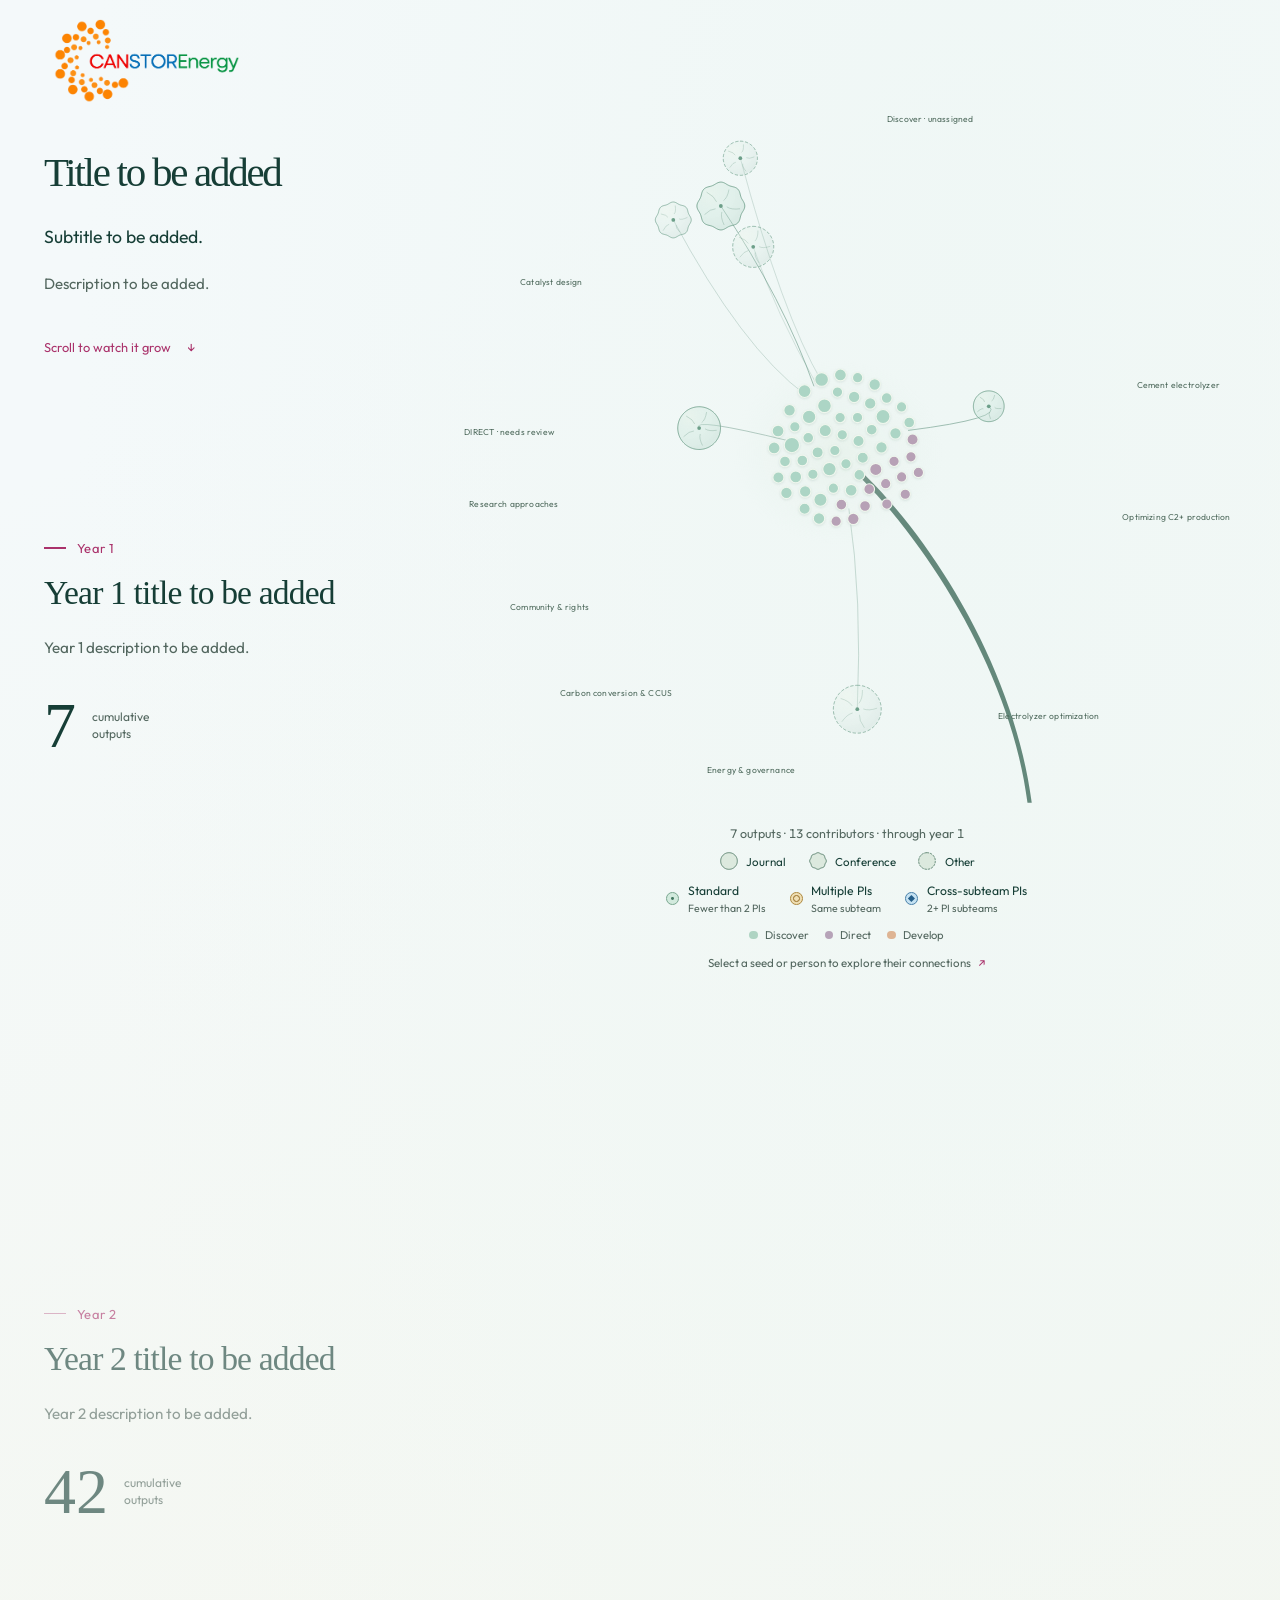
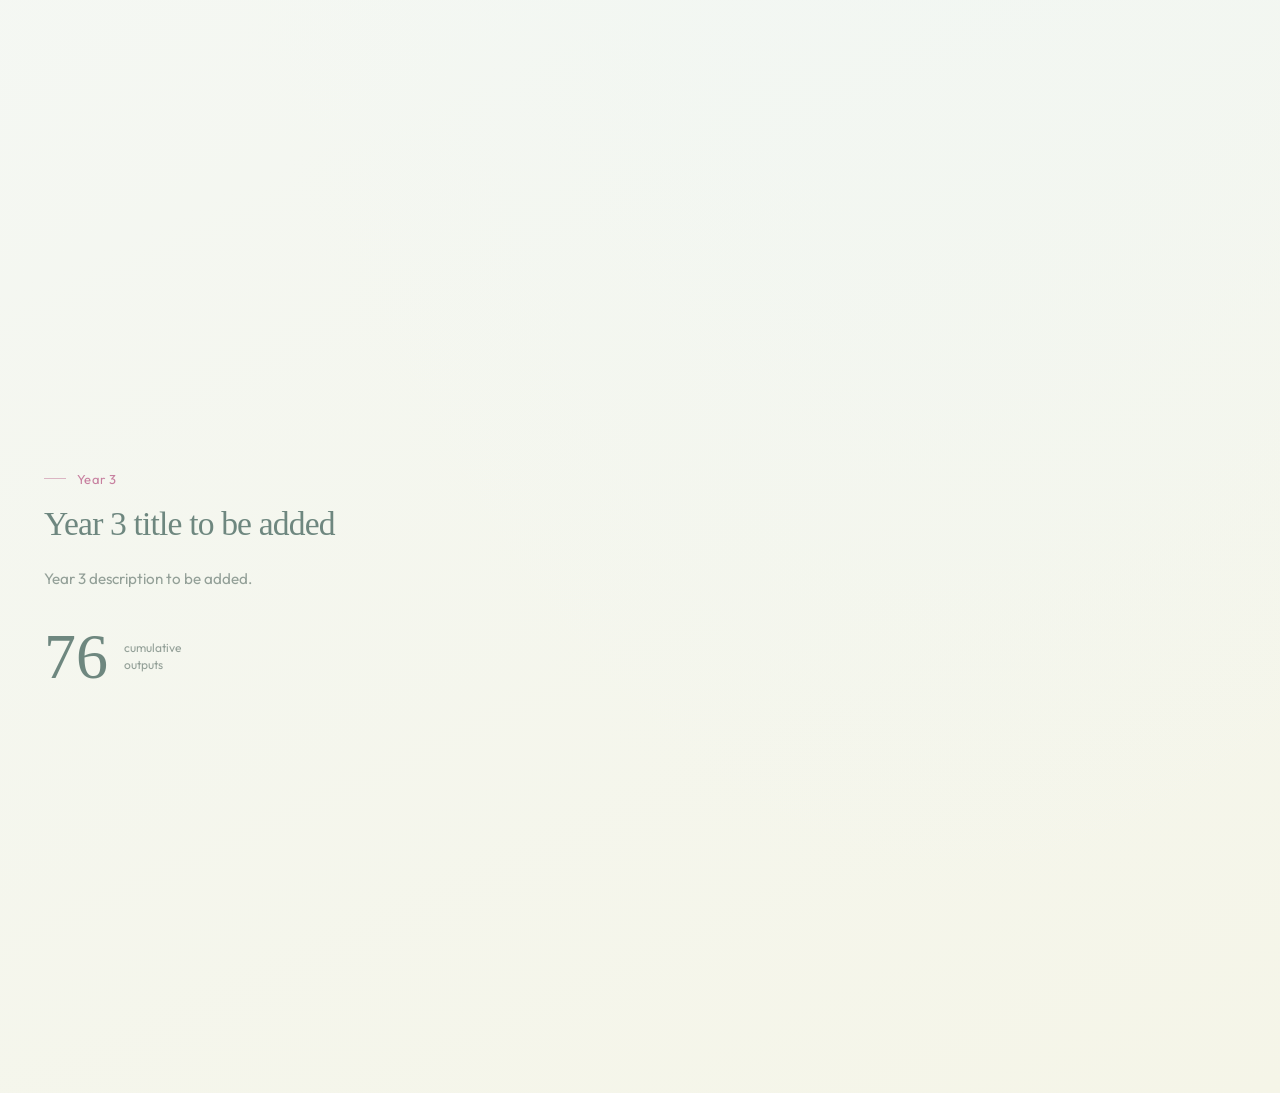
<file: index.html>
<!doctype html>
<html lang="en">
<head>
  <meta charset="utf-8">
  <meta name="viewport" content="width=device-width,initial-scale=1">
  <meta name="description" content="An interactive visualization of CANSTOREnergy personnel and research output records.">
  <title>CANSTOREnergy · Research visualization</title>
  <link rel="icon" type="image/png" href="assets/branding/canstore-logo-transparent.png">
  <link rel="stylesheet" href="assets/dandelion.css?v=20261021b">
  <script defer src="assets/dandelion_data.js"></script>
  <script defer src="assets/dandelion_layout.js?v=20261021b"></script>
  <script defer src="assets/dandelion_scopes.js?v=20261021b"></script>
  <script defer src="assets/direct_enrichment.js?v=20261021b"></script>
  <script defer src="assets/dandelion.js?v=20261021b"></script>
</head>
<body>
  <a class="skip-link" href="#research-story">Skip to the research story</a>
  <header class="page-header">
    <a class="brand" href="dandelion.html" aria-label="CANSTOREnergy — return to the beginning">
      <img src="assets/branding/canstore-logo-transparent.png" width="1935" height="812" alt="CANSTOREnergy">
    </a>
  </header>
  <main id="research-story">
    <aside class="story" aria-label="Three years of research">
      <div class="story-intro">
        <h1 class="placeholder-text">Title to be added</h1>
        <p class="intro placeholder-text">Subtitle to be added.</p>
        <p class="explanation placeholder-text">Description to be added.</p>
        <a class="scroll-cue" href="#year-1">Scroll to watch it grow <span aria-hidden="true">↓</span></a>
      </div>
      <section class="chapter" id="year-1" data-chapter="1">
        <span class="chapter-year">Year 1</span>
        <h2 class="placeholder-text">Year 1 title to be added</h2>
        <p class="placeholder-text">Year 1 description to be added.</p>
        <div class="chapter-count"><strong>7</strong><span>cumulative<br>outputs</span></div>
      </section>
      <section class="chapter" id="year-2" data-chapter="2">
        <span class="chapter-year">Year 2</span>
        <h2 class="placeholder-text">Year 2 title to be added</h2>
        <p class="placeholder-text">Year 2 description to be added.</p>
        <div class="chapter-count"><strong>42</strong><span>cumulative<br>outputs</span></div>
      </section>
      <section class="chapter" id="year-3" data-chapter="3">
        <span class="chapter-year">Year 3</span>
        <h2 class="placeholder-text">Year 3 title to be added</h2>
        <p class="placeholder-text">Year 3 description to be added.</p>
        <div class="chapter-count"><strong>76</strong><span>cumulative<br>outputs</span></div>
      </section>
    </aside>
    <div class="visual-column">
      <div class="pinned-view">
        <section class="visual" aria-label="Interactive research dandelion">
          <svg id="flower" viewBox="10 15 880 830" role="group" aria-label="Research outputs surrounding a fixed core of contributors"></svg>
          <div id="tooltip" role="tooltip" hidden></div>
        </section>
        <div class="graph-caption">
          <div class="graph-status"><p id="count" aria-live="polite">Loading research records…</p></div>
          <div class="legend type-legend" aria-label="Seed shapes show output type">
            <span><svg viewBox="-12 -12 24 24" data-type-symbol="journal" aria-hidden="true"></svg>Journal</span>
            <span><svg viewBox="-12 -12 24 24" data-type-symbol="conference" aria-hidden="true"></svg>Conference</span>
            <span title="Other outputs, interviews, and reports or briefs"><svg viewBox="-12 -12 24 24" data-type-symbol="other" aria-hidden="true"></svg>Other</span>
          </div>
          <div class="legend output-legend" aria-label="Output legend: PI means principal investigator">
            <span title="Fewer than two recorded PI authors"><i class="standard-key" aria-hidden="true"></i><span class="legend-copy">Standard<small>Fewer than 2 PIs</small></span></span>
            <span title="At least two recorded PI authors, all from the same subteam"><i class="multiple-key" aria-hidden="true"></i><span class="legend-copy">Multiple PIs<small>Same subteam</small></span></span>
            <span title="At least two recorded PI authors representing different subteams"><i class="cross-pi-key" aria-hidden="true"></i><span class="legend-copy">Cross-subteam PIs<small>2+ PI subteams</small></span></span>
          </div>
          <div class="legend people-legend" aria-label="People by subteam">
            <span><i class="discover" aria-hidden="true"></i>Discover</span>
            <span><i class="direct" aria-hidden="true"></i>Direct</span>
            <span title="No contributors from Develop are recorded in the current outputs"><i class="develop" aria-hidden="true"></i>Develop</span>
          </div>
        </div>
        <div class="detail-dock" id="detail-dock">
          <p class="details-empty" id="details-empty">Select a seed or person to explore their connections <span aria-hidden="true">↗</span></p>
          <section class="detail-shell" id="detail-shell" hidden aria-labelledby="detail-title">
            <div class="detail-surface">
              <div class="detail-toolbar"><div class="detail-navigation"><button id="detail-back" type="button" hidden aria-label="Back to previous details">← Back</button><span id="detail-kind">Research output</span></div><button id="clear" type="button" aria-label="Close selection details">Close <span aria-hidden="true">×</span></button></div>
              <div id="details" tabindex="0" aria-label="Selection details"></div>
              <p id="details-scroll-hint" hidden>More details below <span aria-hidden="true">↓</span></p>
            </div>
          </section>
          <p class="sr-only" id="selection-announcement" aria-live="polite"></p>
        </div>
      </div>
    </div>
  </main>
  <noscript><p class="load-error">Enable JavaScript to explore the interactive flower. The research story remains available above.</p></noscript>
</body>
</html>
</file>
<file: assets/dandelion.css>
@font-face{font-family:Outfit;src:url('fonts/outfit-regular.ttf') format('truetype');font-weight:400;font-display:swap}
@font-face{font-family:Outfit;src:url('fonts/outfit-medium.ttf') format('truetype');font-weight:500;font-display:swap}
@font-face{font-family:Outfit;src:url('fonts/outfit-semibold.ttf') format('truetype');font-weight:600;font-display:swap}
:root{--ink:#163e36;--muted:#53675f;--pink:#aa326b;--mint:#afd4c3;--mauve:#b6a3b8;--peach:#deb493;--paper:#f5f6ed;--ease:cubic-bezier(.22,.75,.24,1);--layer-pinned:2;--layer-tooltip:3;--layer-skip:4}
*{box-sizing:border-box}html{scroll-behavior:smooth}body{margin:0;color:var(--ink);background:radial-gradient(ellipse at 75% 16%,#eff7f5 0,transparent 65%),linear-gradient(155deg,#f4f9fa 15%,#f5f5e8 100%);font-family:Outfit,sans-serif;min-height:100dvh}button,a{-webkit-tap-highlight-color:transparent}button{font:inherit;cursor:pointer}a{color:inherit;text-decoration:none}button:focus-visible,a:focus-visible,#details:focus-visible{outline:2px solid var(--pink);outline-offset:4px}button:active{transform:scale(.98)}[hidden]{display:none!important}.sr-only{position:absolute;width:1px;height:1px;overflow:hidden;clip-path:inset(50%);white-space:nowrap}.skip-link{position:fixed;top:1rem;left:1rem;z-index:var(--layer-skip);background:var(--paper);padding:1rem;transform:translateY(-200%)}.skip-link:focus{transform:none}
.page-header{max-width:1460px;margin:auto;padding:1.2rem 2.75rem .3rem;display:flex;align-items:center;min-height:6rem}.brand{display:inline-flex}.brand img{display:block;width:12.5rem;height:auto;object-fit:contain}
main{display:grid;grid-template-columns:minmax(240px,1fr) minmax(0,2fr);gap:1.5rem;max-width:1460px;margin:auto;padding:0 2.75rem}.story{min-width:0}.story-intro{padding:2.75rem 0 1rem}h1,h2,p{margin-top:0}h1,h2,.chapter-count strong{font-family:Georgia,'Times New Roman',serif;font-weight:400}h1{font-size:clamp(2.3rem,3.2vw,3.15rem);line-height:1.02;letter-spacing:-.055em;margin-bottom:1.75rem;max-width:340px}h2{letter-spacing:-.025em;text-wrap:balance}.intro{font-size:1.1rem;line-height:1.65;margin-bottom:1.25rem}.explanation{font-size:.94rem;line-height:1.75;max-width:285px;color:var(--muted);text-wrap:pretty}.scroll-cue{display:inline-flex;align-items:center;gap:1rem;font-size:.8rem;color:var(--pink);margin:1.25rem 0;padding:.45rem 0}.scroll-cue span{transition:transform .4s var(--ease)}.scroll-cue:hover span{transform:translateY(4px)}.chapter{min-height:85dvh;padding:15dvh 0 12dvh;opacity:.6;transition:opacity .6s var(--ease);scroll-margin-top:24dvh}.chapter.active{opacity:1}.chapter-year{display:inline-flex;align-items:center;gap:.65rem;font-size:.81rem;color:var(--pink);letter-spacing:.04em}.chapter-year::before{content:"";width:1.4rem;height:1px;background:currentColor;opacity:.55}.chapter.active .chapter-year::before{height:2px;opacity:1}.chapter h2{font-size:2.1rem;margin:1.1rem 0 1.4rem;line-height:1.12}.chapter p{font-size:.95rem;line-height:1.85;max-width:295px;color:var(--muted);text-wrap:pretty}.chapter-count{display:flex;gap:1rem;align-items:center;margin:2rem 0}.chapter-count strong{font-size:4rem;line-height:1;font-variant-numeric:tabular-nums}.chapter-count span{font-size:.75rem;color:var(--muted);line-height:1.4}.chapter:last-child{padding-bottom:25dvh}
.visual-column{min-width:0}.pinned-view{position:sticky;top:1rem;height:calc(100dvh - 2rem);max-height:1100px;display:grid;grid-template-rows:minmax(0,1fr) auto auto;gap:.55rem}.pinned-view.has-selection{grid-template-rows:minmax(0,1fr) auto 15rem}.visual{position:relative;min-height:0;min-width:0}.visual svg{display:block;width:100%;height:100%;overflow:visible}.graph-caption{text-align:center}.graph-status{display:flex;justify-content:center;align-items:center;gap:1rem;margin-bottom:.65rem}#count{font-size:.78rem;color:var(--muted);margin:0;font-variant-numeric:tabular-nums}.legend{display:flex;gap:1rem;justify-content:center;align-items:center;flex-wrap:wrap;font-size:.76rem}.legend > span{display:flex;align-items:center;gap:.45rem}.legend i{width:.52rem;height:.52rem;border-radius:50%;display:inline-block}.discover{background:var(--mint)}.direct{background:var(--mauve)}.develop{background:var(--peach)}.output-legend{gap:1.5rem}.legend-copy{display:block;text-align:left;line-height:1.35}.legend-copy small{display:block;font-size:.66rem;color:var(--muted);font-weight:400;margin-top:.12rem}.output-legend > span{gap:.55rem}.output-legend i{flex-shrink:0}.people-legend{margin-top:.8rem;font-size:.7rem;color:var(--muted)}.legend .standard-key,.legend .multiple-key,.legend .cross-pi-key{width:.8rem;height:.8rem;border:1px solid #79a68f;background:#d2eadd;position:relative}.legend .standard-key::after{content:'';position:absolute;inset:4px;background:#427760;border-radius:50%}.legend .multiple-key{background:#efdfb4;border-color:#ac873d}.legend .multiple-key::after{content:'';position:absolute;inset:2px;border:1px solid #946b25;border-radius:50%}.legend .cross-pi-key{background:#c5e2f2;border-color:#477fa8}.legend .cross-pi-key::after{content:'';position:absolute;inset:3px;background:#245e89;transform:rotate(45deg)}.graph-note{font-size:.68rem;line-height:1.65;color:var(--muted);margin:.5rem 0 .1rem}
.stem{fill:#315f4f;stroke:none;opacity:.73;transition:opacity .4s var(--ease)}.has-selection .stem{opacity:.24}.has-selection .scope-label{opacity:.45}.branch{fill:none;stroke:#5a8c79;opacity:.52;transition:opacity .4s var(--ease)}.seed,.person{cursor:pointer;outline:none;transition:opacity .4s var(--ease)}.seed:focus-visible .halo,.person:focus-visible .person-dot{stroke:var(--pink);stroke-width:3}.seed .halo{stroke:#6e9e89;stroke-width:.8;fill:#c5e4d7;fill-opacity:.24;transition:fill-opacity .25s var(--ease),stroke .25s var(--ease),stroke-width .25s var(--ease)}.filament{stroke:#659580;stroke-width:.7;opacity:.45;fill:none;pointer-events:none}.seed:hover .halo,.seed:focus-visible .halo{fill-opacity:.75;stroke-width:1.8}.person:hover .person-dot{stroke:#557e6d;stroke-width:2.3}.seed.selected .selection-ring{opacity:1}.seed.selected .halo{fill-opacity:.9}.selection-ring{fill:none;stroke:var(--pink);stroke-width:2.5;opacity:0;transition:opacity .3s var(--ease);pointer-events:none}.dim{opacity:.24!important}.person-dot{stroke:#f0f7ee;stroke-width:1.3;transition:stroke .35s var(--ease),stroke-width .35s var(--ease)}.person.selected .person-dot{stroke:var(--pink);stroke-width:2.8}.author-link{fill:none;stroke:var(--pink);stroke-width:1.5;opacity:.7;pointer-events:none}.scope-label{font:10px Outfit,sans-serif;fill:#526d60;letter-spacing:.02em;pointer-events:none}.multiple-pi .halo{fill:#ecd89d;stroke:#a78744;fill-opacity:.46}.multiple-pi .filament{stroke:#9d7b35}.multiple-pi .seed-heart{fill:#8b662b}.pi-inner{fill:none;stroke:#a17c35;stroke-width:1}.cross-pi .halo{fill:#a8d4ee;stroke:#477fa8;fill-opacity:.5}.cross-pi .filament{stroke:#5088af}.pi-diamond{fill:#245e89;stroke:#fcf6f4;stroke-width:.8}.multiple-pi .seed-tip{fill:#b59a63}.cross-pi .seed-tip{fill:#719dbb}.seed-tip{fill:#9dbfaf;fill-opacity:.65;pointer-events:none}.seed-heart{fill:#6d9f89}.person-hit{fill:transparent}.core-wash{fill:url(#core-wash);pointer-events:none}
#tooltip{position:absolute;pointer-events:none;background:#fcfdf6f5;color:var(--ink);padding:.65rem .8rem;max-width:min(22rem,100%);font-size:.8rem;line-height:1.5;border-radius:.55rem;box-shadow:0 6px 30px #234f3914,inset 0 0 0 1px #b9cdc26b;z-index:var(--layer-tooltip)}
.detail-dock{min-height:0;margin:0 .4rem}.details-empty{text-align:center;font-size:.72rem;line-height:1.5;color:var(--muted);margin:.2rem 0 .3rem}.details-empty span{color:var(--pink);margin-left:.3rem}.detail-shell{height:100%;border:1px solid #bdcec1;border-radius:.85rem;background:#fcfdf6;box-shadow:0 5px 20px #244c3709}.detail-surface{height:100%;display:flex;flex-direction:column;border-radius:inherit;overflow:hidden}.detail-toolbar{display:flex;align-items:center;justify-content:space-between;gap:1rem;padding:.45rem 1.1rem .2rem;color:var(--pink);font-size:.72rem;font-weight:500;flex-shrink:0}#clear{display:inline-flex;align-items:center;gap:.55rem;background:none;border:0;padding:.25rem .1rem .25rem .7rem;font-size:.75rem;color:var(--ink);border-radius:1rem;min-height:2.5rem;transition:background .3s var(--ease)}#clear:hover{background:#e9efe6}#clear span{font-size:1.2rem;width:1.7rem;height:1.7rem;display:grid;place-items:center;background:#ecf0e8;border-radius:50%;line-height:1}#details{overflow:auto;overscroll-behavior:contain;scrollbar-width:thin;scrollbar-color:#b2c9bb transparent;padding:.2rem 1.1rem 1.2rem;min-height:0}#detail-title{font-size:1.35rem;line-height:1.35;margin:0 0 .75rem;max-width:65ch;text-wrap:pretty}.record-body{display:grid;grid-template-columns:1fr 1.15fr;gap:1.5rem}.record-related{border-left:1px solid #dce5d9;padding-left:1.25rem}.record-meta{display:grid;grid-template-columns:repeat(2,minmax(0,1fr));gap:.6rem 1rem;margin:0}.record-meta div{min-width:0}.record-meta dt{font-size:.7rem;color:#6b7e72;margin-bottom:.14rem}.record-meta dd{font-size:.84rem;line-height:1.45;margin:0;overflow-wrap:anywhere}.pi-status{display:flex;align-items:center;gap:.45rem;font-size:.87rem;font-weight:500;margin:0 0 .2rem}.pi-status::before{content:"";width:.5rem;height:.5rem;border-radius:50%;background:#89b6a0;flex-shrink:0}.pi-status.multiple-pi::before{background:#d6b875;box-shadow:inset 0 0 0 2px #f2e9d1;border:1px solid #a78744}.pi-status.cross-pi::before{background:#477fa8;border-radius:0;transform:rotate(45deg)}.pi-status.multiple-pi{color:#826023}.pi-status.cross-pi{color:#245e89}.pi-summary{margin:0 0 .7rem}.collaboration-status{font-size:.77rem;color:var(--ink);line-height:1.5;margin:0 0 .5rem}.collaboration-status.is-cross{color:var(--pink)}.contributor-list,.output-list{list-style:none;margin:.4rem 0 0;padding:0}.contributor-list li{display:grid;grid-template-columns:minmax(0,1fr) auto;gap:.6rem;align-items:baseline;padding:.3rem 0;border-bottom:1px solid #dce5d96b}.contributor-list li:last-child{border-bottom:0}.record-link{border:0;background:none;padding:0;color:var(--ink);text-align:left;font-size:.85rem;line-height:1.5;text-decoration:underline;text-decoration-color:#819a8d55;text-underline-offset:3px}.record-link:hover{color:var(--pink);text-decoration-color:var(--pink)}.team-tag{color:var(--muted);font-size:.72rem}.publication-link{display:inline-flex;align-items:center;gap:.7rem;background:#e9efe5;color:var(--ink);padding:.35rem .4rem .35rem .75rem;border-radius:2rem;font-size:.72rem;margin-top:.75rem}.publication-link span{display:grid;place-items:center;background:#d7e5d9;border-radius:50%;height:1.5rem;width:1.5rem;transition:transform .3s var(--ease)}.publication-link:hover span{transform:translate(1px,-1px)}.record-note{font-size:.8rem;line-height:1.55;color:var(--muted);margin:.6rem 0 0}.list-heading{font-size:.8rem;font-weight:500;margin:0 0 .5rem}.output-list li{padding:.45rem 0;box-shadow:0 1px 0 #ccd9cb60}.output-year{font-size:.71rem;color:var(--muted);display:block;margin-top:.15rem}.load-error{padding:2rem;color:var(--pink)}
@media(max-height:760px) and (min-width:801px){.pinned-view.has-selection{grid-template-rows:minmax(0,1fr) auto 12rem}.graph-note{display:none}.page-header{min-height:4.5rem}.brand img{width:10rem}}
@media(max-width:1050px) and (min-width:801px){main{grid-template-columns:minmax(210px,1fr) minmax(0,2fr);gap:1rem;padding:0 1.75rem}.page-header{padding-left:1.75rem}.record-body{grid-template-columns:1fr;gap:.9rem}.record-related{border-left:0;border-top:1px solid #dce5d9;padding:1rem 0 0}.legend{gap:.7rem}.scope-label{font-size:11px}}
@media(max-width:800px){.page-header{padding:.9rem 1.25rem .3rem;min-height:0}.brand img{width:10rem}main{display:flex;flex-direction:column;padding:0 1.25rem;gap:0}.visual-column{display:contents}.pinned-view{order:-1;top:0;height:68dvh;min-height:min(470px,68dvh);max-height:640px;grid-template-rows:minmax(0,1fr) auto auto;gap:.3rem;z-index:var(--layer-pinned);background:linear-gradient(155deg,#f2f8f7,#f4f5e9);margin:0 -1.25rem;padding:.4rem .75rem .6rem;box-shadow:0 8px 15px #31533e05}.pinned-view.has-selection{grid-template-rows:minmax(0,1fr) auto 11.5rem;height:68dvh;min-height:470px}.scope-label{display:none}.graph-status{margin:0 0 .5rem;gap:.8rem}#count{font-size:.65rem}.legend{font-size:.69rem;gap:.7rem}.output-legend{display:grid;grid-template-columns:repeat(3,auto);gap:.8rem}.output-legend > span{gap:.35rem}.legend-copy small{font-size:.61rem}.people-legend{font-size:.65rem}.graph-note{display:block;font-size:.63rem;max-width:34rem;margin:.5rem auto .1rem}.graph-note br{display:none}.detail-dock{margin:0 .1rem}.details-empty{font-size:.65rem}.people-legend{margin-top:.4rem}.detail-toolbar{padding:.3rem .8rem 0}.detail-toolbar #clear{min-height:2rem}#details{padding:.2rem .8rem 1rem}#detail-title{font-size:1.15rem}.record-body{grid-template-columns:1fr;gap:.9rem}.record-related{border-left:0;border-top:1px solid #dce5d9;padding:.8rem 0 0}.record-meta{grid-template-columns:repeat(2,minmax(0,1fr))}.record-link{font-size:.85rem;padding:.15rem 0}.team-tag{font-size:.72rem}.story-intro{padding:2.4rem 0 .5rem}h1{font-size:2.85rem;max-width:none}.explanation{max-width:440px}.chapter{min-height:85dvh;padding:12dvh 0 18dvh;scroll-margin-top:72dvh}.chapter p{max-width:440px}.chapter:last-child{padding-bottom:40dvh}.chapter h2{font-size:1.95rem}.pinned-view.has-selection .graph-note,.pinned-view.has-selection .people-legend{display:none}}
@media(max-width:380px){.output-legend{gap:.4rem}.output-legend > span{gap:.25rem}.legend-copy{font-size:.62rem}.legend-copy small{font-size:.56rem}.contributor-list li{grid-template-columns:1fr;gap:0}}
@media(max-width:800px) and (max-height:620px){.pinned-view,.pinned-view.has-selection{height:70dvh;min-height:0}.pinned-view.has-selection{grid-template-rows:minmax(0,1fr) auto 9rem}.graph-note{display:none}.legend-copy small{display:none}.chapter{scroll-margin-top:74dvh}}
@media(prefers-reduced-motion:reduce){html{scroll-behavior:auto}*,*::before,*::after{animation:none!important;transition:none!important}}

#flower{outline:none}.seed-art,.seed-pulse{transform-origin:0 0}

#details-scroll-hint{margin:0;padding:.15rem 1rem .35rem;text-align:right;font-size:.63rem;color:var(--muted);flex-shrink:0;background:#fcfdf6;box-shadow:0 -7px 12px #fcfdf6}#details-scroll-hint span{margin-left:.4rem}

/* Silhouette encodes output type; color and the centre encode PI collaboration. */
.type-legend{gap:1.35rem;margin-bottom:.7rem;font-size:.72rem;color:var(--ink)}.type-legend svg{width:1.25rem;height:1.25rem;flex-shrink:0;fill:#dce9de;stroke:#537c68;stroke-width:1.2;stroke-linejoin:round}.seed .halo{stroke-linejoin:round}
@media(max-width:800px){.type-legend{gap:1rem;margin-bottom:.45rem;font-size:.65rem}.type-legend svg{width:1.1rem;height:1.1rem}}

.seed[data-output-shape="other"] .halo{stroke-dasharray:3 3;stroke-linecap:round}.type-legend [data-type-symbol="other"] path{stroke-dasharray:2 2;stroke-linecap:round}

/* Shallow lighting and contrast layers give the canopy depth without changing data sizes. */
.seed-light{fill:url(#seed-light);pointer-events:none;opacity:.3}.twig[data-depth="front"] .halo{stroke-width:1;fill-opacity:.36}.twig[data-depth="back"] .halo{fill-opacity:.18}.twig[data-depth="front"] .branch{opacity:.64}.twig[data-depth="back"] .branch{opacity:.34}.twig[data-depth="back"] .filament{opacity:.42}.twig[data-depth="front"] .filament{opacity:.5}.twig .seed:hover .halo,.twig .seed:focus-visible .halo{fill-opacity:.8;stroke-width:1.8}.twig .seed.selected .halo{fill-opacity:.9}.person-dot{filter:drop-shadow(0 1px 1px #315f4f20)}.has-selection .seed-light{opacity:.45}

/* DIRECT context remains separate from authored-output data and the flower layout. */
.pinned-view.has-selection .detail-navigation{display:flex;align-items:center;gap:.7rem;min-width:0}#detail-back{background:none;border:0;border-right:1px solid #cfdbce;padding:.4rem .7rem .4rem 0;color:var(--ink);font-size:.72rem;white-space:nowrap}#detail-back:hover{color:var(--pink)}.context-eyebrow{font-size:.75rem;color:var(--muted);margin:-.35rem 0 .9rem}.direct-context{margin:0 0 1rem;padding-bottom:.85rem;border-bottom:1px solid #dce5d9}.context-role{font-size:.8rem;margin:0;color:var(--ink)}.context-expansion{margin-top:.6rem}.context-expansion summary{cursor:pointer;font-size:.8rem;line-height:1.5;padding:.35rem 0;color:var(--ink)}summary:focus-visible{outline:2px solid var(--pink);outline-offset:3px}.area-label{font-size:.71rem;font-weight:500;color:var(--muted);margin:.75rem 0 .2rem}.workstream-list{list-style:none;padding:0;margin:.2rem 0 .5rem}.workstream-list li{margin:.25rem 0}.context-output-heading{margin-top:1.2rem}.workstream-roster{list-style:none;margin:.45rem 0 0;padding:0}.workstream-roster li{padding:.35rem 0;border-bottom:1px solid #dce5d96b}.roster-name{font-size:.85rem}.roster-status{display:block;font-size:.65rem;color:var(--muted);line-height:1.45;margin-top:.1rem}.roster-note{margin-top:.25rem}.person.workstream-member .person-dot{stroke:#75617e;stroke-width:2.5;stroke-dasharray:2 1.5}
@media(max-width:800px){.detail-navigation{gap:.4rem}.detail-toolbar{gap:.4rem}#detail-back{padding-right:.4rem}}

/* Compact captions leave more height for the flower on narrow screens. */
@media(max-width:800px){
  .pinned-view{height:min(72dvh,calc(100vw + 7rem));max-height:700px;gap:.2rem;padding-top:.15rem}
  .pinned-view.has-selection{height:72dvh;min-height:min(520px,80dvh)}
  .graph-caption{display:grid;grid-template-columns:1fr;gap:.32rem}
  .graph-status,.type-legend,.people-legend{margin:0}
  .type-legend svg{width:.95rem;height:.95rem}
  .output-legend{gap:.65rem}
  .legend-copy{font-size:.65rem;line-height:1.2}
  .legend-copy small{font-size:.6rem;margin-top:.06rem}
  .people-legend{font-size:.63rem}
  .details-empty{margin:0;font-size:.62rem}
  .chapter{scroll-margin-top:76dvh}
}
@media(max-width:800px) and (max-height:620px){
  .pinned-view,.pinned-view.has-selection{height:70dvh;min-height:0}
  .chapter{scroll-margin-top:74dvh}
}
</file>
